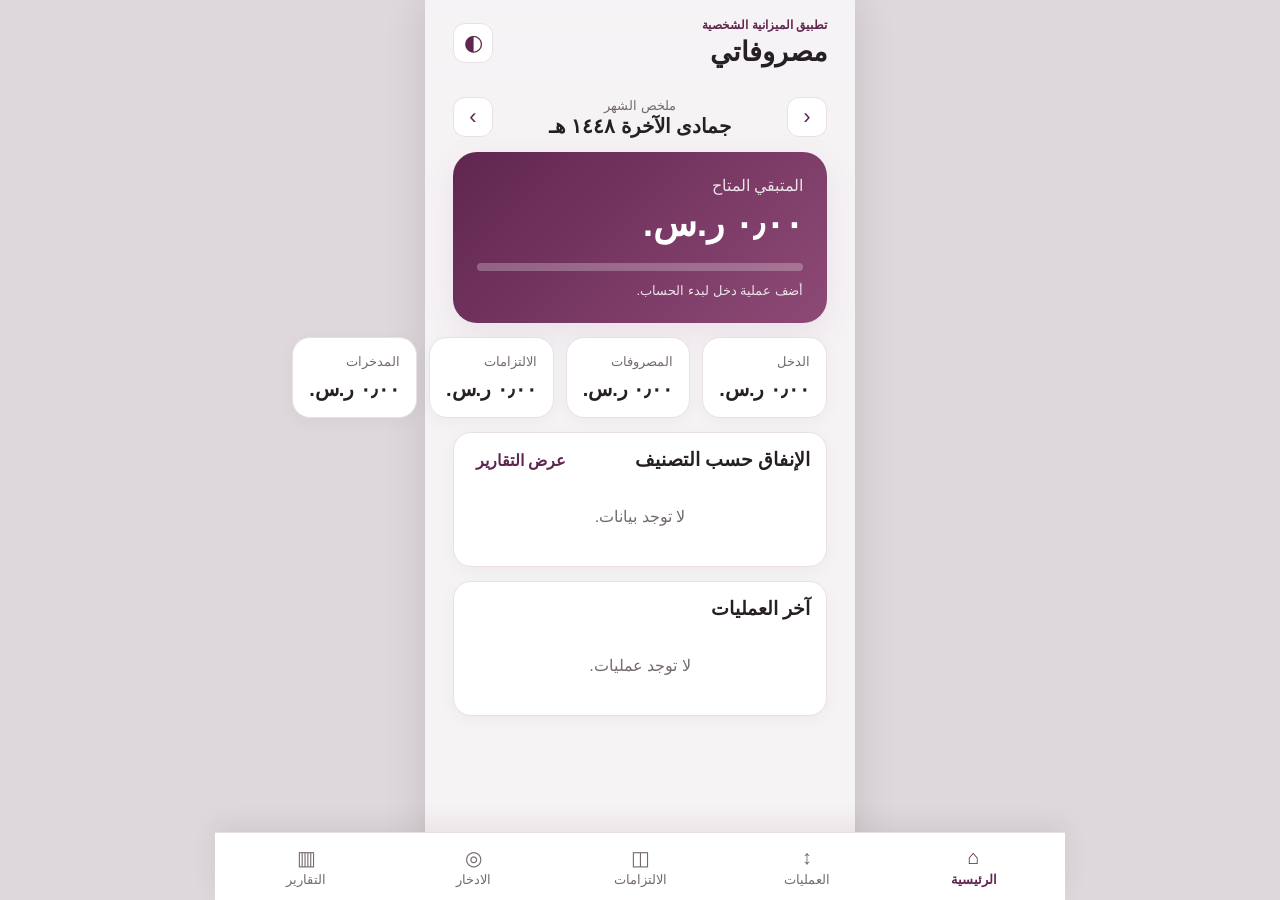
<file: index.html>
<!doctype html>
<html lang="ar" dir="rtl">
<head>
  <meta charset="utf-8" />
  <meta name="viewport" content="width=device-width, initial-scale=1, viewport-fit=cover" />
  <meta name="theme-color" content="#602650" />
  <meta name="description" content="تطبيق ميزانية شخصية مجاني يعمل دون اتصال" />
  <title>مصروفاتي</title>
  <link rel="manifest" href="manifest.json" />
  <link rel="stylesheet" href="styles.css" />
</head>
<body>
  <div class="app-shell">
    <header class="topbar">
      <div>
        <p class="eyebrow">تطبيق الميزانية الشخصية</p>
        <h1>مصروفاتي</h1>
      </div>
      <div class="topbar-actions">
        <button id="installBtn" class="ghost-btn hidden" type="button">تثبيت التطبيق</button>
        <button id="themeBtn" class="icon-btn" type="button" aria-label="تغيير المظهر">◐</button>
      </div>
    </header>

    <main>
      <section id="dashboard" class="page active">
        <div class="month-row">
          <button id="prevMonth" class="icon-btn" type="button">‹</button>
          <div>
            <span class="muted">ملخص الشهر</span>
            <h2 id="monthTitle"></h2>
          </div>
          <button id="nextMonth" class="icon-btn" type="button">›</button>
        </div>

        <div class="hero-card">
          <span>المتبقي المتاح</span>
          <strong id="remainingValue">0 ر.س</strong>
          <div class="progress-track"><div id="budgetProgress" class="progress-bar"></div></div>
          <small id="budgetMessage">أضف دخلك ومصروفاتك لعرض الملخص.</small>
        </div>

        <div class="stats-grid">
          <article class="stat-card"><span>الدخل</span><strong id="incomeValue">0 ر.س</strong></article>
          <article class="stat-card"><span>المصروفات</span><strong id="expensesValue">0 ر.س</strong></article>
          <article class="stat-card"><span>الالتزامات</span><strong id="obligationsValue">0 ر.س</strong></article>
          <article class="stat-card"><span>المدخرات</span><strong id="savingsValue">0 ر.س</strong></article>
        </div>

        <section class="panel">
          <div class="panel-head">
            <h3>الإنفاق حسب التصنيف</h3>
            <button class="text-btn" data-page-link="reports" type="button">عرض التقارير</button>
          </div>
          <div id="categoryBreakdown" class="category-list empty-state">لا توجد مصروفات لهذا الشهر.</div>
        </section>

        <section class="panel">
          <div class="panel-head"><h3>آخر العمليات</h3></div>
          <div id="recentTransactions" class="transaction-list empty-state">لا توجد عمليات بعد.</div>
        </section>
      </section>

      <section id="transactions" class="page">
        <div class="section-title">
          <div><p class="eyebrow">الحركات المالية</p><h2>الدخل والمصروفات</h2></div>
          <button id="addTransactionBtn" class="primary-btn" type="button">+ إضافة عملية</button>
        </div>
        <div class="filter-row">
          <select id="transactionTypeFilter"><option value="all">كل العمليات</option><option value="income">الدخل</option><option value="expense">المصروفات</option></select>
          <input id="transactionSearch" type="search" placeholder="بحث بالتصنيف أو الملاحظة" />
        </div>
        <div id="transactionsList" class="transaction-list empty-state">لا توجد عمليات.</div>
      </section>

      <section id="obligations" class="page">
        <div class="section-title">
          <div><p class="eyebrow">المدفوعات الدورية</p><h2>الالتزامات الشهرية</h2></div>
          <button id="addObligationBtn" class="primary-btn" type="button">+ إضافة التزام</button>
        </div>
        <div id="obligationsList" class="cards-list empty-state">لا توجد التزامات.</div>
      </section>

      <section id="savings" class="page">
        <div class="section-title">
          <div><p class="eyebrow">خططك المستقبلية</p><h2>أهداف الادخار</h2></div>
          <button id="addSavingBtn" class="primary-btn" type="button">+ إضافة هدف</button>
        </div>
        <div id="savingsList" class="cards-list empty-state">لا توجد أهداف ادخار.</div>
      </section>

      <section id="reports" class="page">
        <div class="section-title"><div><p class="eyebrow">تحليل مبسط</p><h2>التقارير والنسخ الاحتياطي</h2></div></div>
        <div class="report-grid">
          <article class="panel"><h3>نسبة الادخار</h3><strong id="savingRate" class="report-number">0%</strong><p class="muted">من إجمالي الدخل للشهر المحدد.</p></article>
          <article class="panel"><h3>نسبة الإنفاق</h3><strong id="spendingRate" class="report-number">0%</strong><p class="muted">المصروفات والالتزامات من الدخل.</p></article>
          <article class="panel full"><h3>أعلى التصنيفات</h3><div id="topCategories" class="category-list empty-state">لا توجد بيانات.</div></article>
        </div>
        <section class="panel">
          <h3>إدارة البيانات</h3>
          <div class="action-grid">
            <button id="exportCsvBtn" class="secondary-btn" type="button">تصدير CSV</button>
            <button id="backupBtn" class="secondary-btn" type="button">نسخة احتياطية JSON</button>
            <label class="secondary-btn file-label">استعادة نسخة<input id="restoreInput" type="file" accept="application/json" hidden /></label>
            <button id="clearDataBtn" class="danger-btn" type="button">مسح كل البيانات</button>
          </div>
        </section>
      </section>
    </main>

    <nav class="bottom-nav" aria-label="التنقل الرئيسي">
      <button class="nav-item active" data-page="dashboard"><span>⌂</span><small>الرئيسية</small></button>
      <button class="nav-item" data-page="transactions"><span>↕</span><small>العمليات</small></button>
      <button class="nav-item" data-page="obligations"><span>◫</span><small>الالتزامات</small></button>
      <button class="nav-item" data-page="savings"><span>◎</span><small>الادخار</small></button>
      <button class="nav-item" data-page="reports"><span>▥</span><small>التقارير</small></button>
    </nav>
  </div>

  <dialog id="transactionDialog" class="modal">
    <form id="transactionForm" method="dialog">
      <div class="modal-head"><h3 id="transactionDialogTitle">إضافة عملية</h3><button class="icon-btn close-dialog" type="button">×</button></div>
      <input type="hidden" name="id" />
      <label>نوع العملية<select name="type" required><option value="expense">مصروف</option><option value="income">دخل</option></select></label>
      <label>المبلغ<input name="amount" type="number" min="0.01" step="0.01" inputmode="decimal" required /></label>
      <label>التصنيف<select name="category" required></select></label>
      <label>التاريخ<input name="date" type="date" required /></label>
      <label>طريقة الدفع<select name="paymentMethod"><option>بطاقة</option><option>نقد</option><option>تحويل</option><option>أخرى</option></select></label>
      <label>ملاحظة<input name="note" maxlength="120" placeholder="اختياري" /></label>
      <div class="modal-actions"><button class="ghost-btn close-dialog" type="button">إلغاء</button><button class="primary-btn" value="save">حفظ</button></div>
    </form>
  </dialog>

  <dialog id="obligationDialog" class="modal">
    <form id="obligationForm" method="dialog">
      <div class="modal-head"><h3>إضافة التزام</h3><button class="icon-btn close-dialog" type="button">×</button></div>
      <input type="hidden" name="id" />
      <label>اسم الالتزام<input name="name" required placeholder="مثال: إيجار المنزل" /></label>
      <label>المبلغ الشهري<input name="amount" type="number" min="0.01" step="0.01" required /></label>
      <label>يوم الاستحقاق<input name="dueDay" type="number" min="1" max="31" required /></label>
      <label class="check-row"><input name="isPaid" type="checkbox" /> تم السداد هذا الشهر</label>
      <div class="modal-actions"><button class="ghost-btn close-dialog" type="button">إلغاء</button><button class="primary-btn" value="save">حفظ</button></div>
    </form>
  </dialog>

  <dialog id="savingDialog" class="modal">
    <form id="savingForm" method="dialog">
      <div class="modal-head"><h3>إضافة هدف ادخار</h3><button class="icon-btn close-dialog" type="button">×</button></div>
      <input type="hidden" name="id" />
      <label>اسم الهدف<input name="name" required placeholder="مثال: سفر" /></label>
      <label>المبلغ المستهدف<input name="target" type="number" min="1" step="0.01" required /></label>
      <label>المبلغ المدخر حاليًا<input name="saved" type="number" min="0" step="0.01" required /></label>
      <label>المساهمة الشهرية<input name="monthly" type="number" min="0" step="0.01" required /></label>
      <div class="modal-actions"><button class="ghost-btn close-dialog" type="button">إلغاء</button><button class="primary-btn" value="save">حفظ</button></div>
    </form>
  </dialog>

  <div id="toast" class="toast" role="status"></div>
  <script src="app.js"></script>
</body>
</html>
</file>
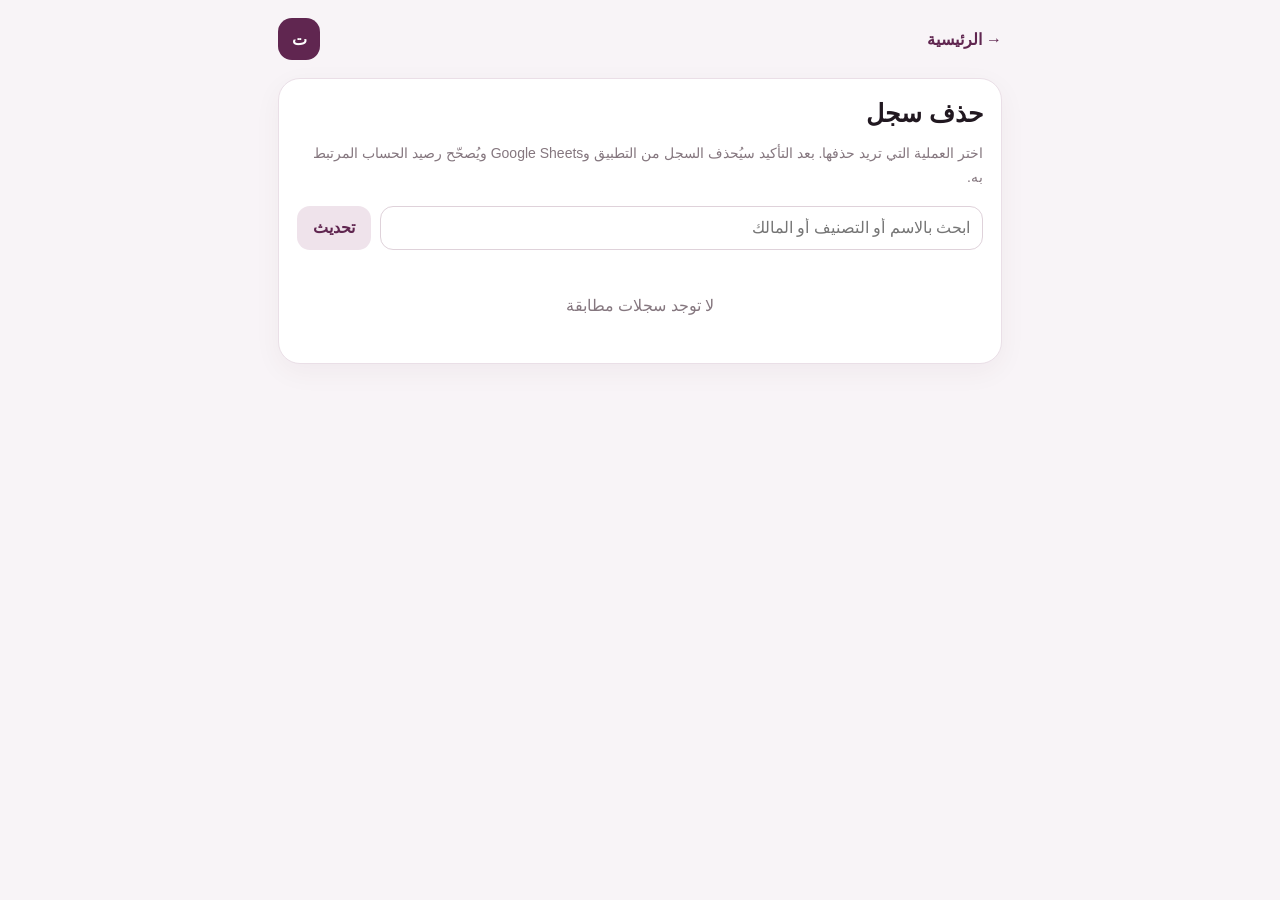
<file: tad/manage-records.html>
<!doctype html>
<html lang="ar" dir="rtl">
<head>
  <meta charset="UTF-8">
  <meta name="viewport" content="width=device-width,initial-scale=1,viewport-fit=cover">
  <meta name="theme-color" content="#602650">
  <title>حذف سجل — TAD Expenses</title>
  <style>
    :root{font-family:-apple-system,BlinkMacSystemFont,"Segoe UI",Tahoma,sans-serif;color:#211820;background:#f8f4f7}*{box-sizing:border-box}body{margin:0;padding:env(safe-area-inset-top) 0 env(safe-area-inset-bottom);min-height:100vh}main{width:min(760px,100%);margin:auto;padding:18px}.top{display:flex;justify-content:space-between;align-items:center;margin-bottom:18px}.back{color:#602650;text-decoration:none;font-weight:800}.logo{width:42px;height:42px;border-radius:14px;background:#602650;color:#fff;display:grid;place-items:center;font-weight:900}.card{background:#fff;border:1px solid #eadfe7;border-radius:22px;padding:18px;box-shadow:0 8px 28px #4d17340c}h1{font-size:25px;margin:2px 0 8px}.muted{color:#85777f;font-size:14px;line-height:1.7}.filters{display:grid;grid-template-columns:1fr auto;gap:9px;margin:16px 0}input,select,button{font:inherit}input,select{width:100%;border:1px solid #dfd2da;border-radius:13px;padding:12px;background:#fff}.refresh{border:0;border-radius:13px;padding:0 16px;background:#efe3eb;color:#602650;font-weight:800}.records{display:grid;gap:10px}.record{border:1px solid #eadfe7;border-radius:16px;padding:13px;display:grid;grid-template-columns:1fr auto;gap:12px;align-items:center}.record h2{font-size:16px;margin:0 0 5px}.meta{color:#85777f;font-size:12px;line-height:1.7}.amount{font-weight:900;margin-top:5px}.record-actions{display:grid;gap:7px}.edit,.delete{border:0;border-radius:11px;padding:9px 11px;font-weight:800}.edit{background:#efe3eb;color:#602650}.delete{background:#fff0f0;color:#a02e2e}.empty{text-align:center;padding:30px;color:#85777f}.status{display:none;padding:11px;margin-bottom:12px;border-radius:12px;font-size:14px}.status.show{display:block}.status.ok{background:#e8f6ef;color:#196443}.status.bad{background:#fff0f0;color:#8b2828}dialog{width:min(520px,calc(100% - 28px));border:0;border-radius:22px;padding:0;box-shadow:0 20px 70px #27101f55}dialog::backdrop{background:#21182088}.editor{padding:20px}.editor h2{margin:0 0 16px}.editor-grid{display:grid;grid-template-columns:1fr 1fr;gap:10px}.editor label{display:grid;gap:6px;color:#6d5e67;font-size:13px}.wide{grid-column:1/-1}.dialog-actions{display:flex;gap:9px;margin-top:18px}.save,.cancel{border:0;border-radius:13px;padding:12px;font-weight:800}.save{background:#602650;color:#fff;flex:1}.cancel{background:#eee5eb;color:#602650}@media(max-width:520px){.editor-grid{grid-template-columns:1fr}.wide{grid-column:auto}}
  </style>
</head>
<body><main>
  <div class="top"><a class="back" href="./">→ الرئيسية</a><div class="logo">ت</div></div>
  <section class="card">
    <h1>حذف سجل</h1>
    <p class="muted">اختر العملية التي تريد حذفها. بعد التأكيد سيُحذف السجل من التطبيق وGoogle Sheets ويُصحّح رصيد الحساب المرتبط به.</p>
    <div id="status" class="status"></div>
    <div class="filters"><input id="search" type="search" placeholder="ابحث بالاسم أو التصنيف أو المالك"><button id="refresh" class="refresh">تحديث</button></div>
    <div id="records" class="records"></div>
  </section>
  <dialog id="editor"><form class="editor" method="dialog">
    <h2>تعديل الفاتورة أو السجل</h2>
    <div class="editor-grid">
      <label class="wide">الاسم<input id="edit-title" required></label>
      <label>المبلغ (ر.س)<input id="edit-amount" type="number" min="0.01" step="0.01" required></label>
      <label>التاريخ الميلادي<input id="edit-date" type="text" inputmode="numeric" maxlength="10" placeholder="2026-07-23" required></label>
      <label>التصنيف<input id="edit-category"></label>
      <label>المالك<select id="edit-owner"><option>عبدالله</option><option>ثناء</option><option>مشترك</option></select></label>
    </div>
    <div class="dialog-actions"><button id="save-edit" class="save" type="button">حفظ التعديل</button><button class="cancel" value="cancel">إلغاء</button></div>
  </form></dialog>
</main>
<script>
const DATA_KEY='dowi-expenses-data-v1',TOKEN_KEY='tad-sync-token';
const CLOUD_URL='https://script.google.com/macros/s/AKfycbzn3oYWOtoZC5Odx8_WppFw-QEGpGuxVNn-M_uwY2x2I0awcu5iJpquZnGo1R91mH98Ag/exec';
const $=id=>document.getElementById(id);
let data={transactions:[],accounts:[]},editingId='';
function localData(){try{return JSON.parse(localStorage.getItem(DATA_KEY)||'{}')}catch{return {}}}
function show(message,type='ok'){$('status').textContent=message;$('status').className=`status show ${type}`}
function amount(v){return new Intl.NumberFormat('ar-SA',{style:'currency',currency:'SAR',minimumFractionDigits:2,maximumFractionDigits:2}).format(Number(v)||0)}
function date(v){try{return new Intl.DateTimeFormat('en-GB-u-ca-gregory',{year:'numeric',month:'2-digit',day:'2-digit',hour:'2-digit',minute:'2-digit',hour12:false}).format(new Date(v)).replace(',','')}catch{return v||''}}
function isoDate(v){const d=new Date(v);return Number.isNaN(d.getTime())?'':`${d.getFullYear()}-${String(d.getMonth()+1).padStart(2,'0')}-${String(d.getDate()).padStart(2,'0')}`}
function render(){
  const q=$('search').value.trim().toLowerCase();
  const rows=[...(data.transactions||[])].filter(t=>[t.title,t.category,t.owner,t.account,t.note].join(' ').toLowerCase().includes(q)).sort((a,b)=>new Date(b.date)-new Date(a.date));
  $('records').innerHTML=rows.length?'':'<div class="empty">لا توجد سجلات مطابقة</div>';
  rows.forEach(t=>{const el=document.createElement('article');el.className='record';el.innerHTML=`<div><h2></h2><div class="meta"></div><div class="amount"></div></div><div class="record-actions"><button class="edit" type="button">تعديل</button><button class="delete" type="button">حذف</button></div>`;el.querySelector('h2').textContent=t.title||t.category||'عملية';el.querySelector('.meta').textContent=`${t.owner||'مشترك'} • ${t.category||''} • ${t.account||''} • ${date(t.date)}`;el.querySelector('.amount').textContent=`${t.type==='income'?'+':'−'} ${amount(t.amount)}`;el.querySelector('.edit').onclick=()=>openEditor(t.id);el.querySelector('.delete').onclick=()=>removeRecord(t.id);$('records').appendChild(el)});
}
async function cloudSave(next){const token=localStorage.getItem(TOKEN_KEY)||'';if(!token)throw Error('رمز مزامنة Google Sheets غير موجود. ارجع للرئيسية واضغط تحديث وأدخل الرمز.');const r=await fetch(CLOUD_URL,{method:'POST',headers:{'Content-Type':'text/plain'},body:JSON.stringify({token,data:next})});const j=await r.json();if(!r.ok||j?.error||j?.ok===false)throw Error(j?.error||'تعذر تحديث Google Sheets')}
async function loadCloud(){
  data=localData();data.transactions=data.transactions||[];data.accounts=data.accounts||[];
  const token=localStorage.getItem(TOKEN_KEY)||'';
  if(token&&navigator.onLine){try{const r=await fetch(`${CLOUD_URL}?token=${encodeURIComponent(token)}`,{cache:'no-store'}),j=await r.json();if(r.ok&&Array.isArray(j?.transactions)){data=j;localStorage.setItem(DATA_KEY,JSON.stringify(data))}}catch{}}
  render();
}
async function removeRecord(id){
  const t=(data.transactions||[]).find(x=>x.id===id);if(!t)return;
  if(!confirm(`حذف "${t.title||'هذا السجل'}" بمبلغ ${amount(t.amount)}؟`))return;
  const previous=structuredClone(data);
  data.transactions=data.transactions.filter(x=>x.id!==id);
  const delta=t.type==='income'?-Number(t.amount||0):t.type==='expense'?Number(t.amount||0):0;
  data.accounts=(data.accounts||[]).map(a=>a.name===t.account?{...a,balance:Number(a.balance||0)+delta}:a);
  localStorage.setItem(DATA_KEY,JSON.stringify(data));render();show('جاري حذف السجل من Google Sheets…');
  try{await cloudSave(data);show('تم حذف السجل من التطبيق وGoogle Sheets ✓')}catch(err){data=previous;localStorage.setItem(DATA_KEY,JSON.stringify(data));render();show(`لم يتم الحذف: ${err.message}`,'bad')}
}
function openEditor(id){const t=(data.transactions||[]).find(x=>x.id===id);if(!t)return;editingId=id;$('edit-title').value=t.title||'';$('edit-amount').value=Number(t.amount||0);$('edit-date').value=isoDate(t.date);$('edit-category').value=t.category||'';$('edit-owner').value=t.owner||'مشترك';$('editor').showModal()}
async function saveEdit(){
  const t=(data.transactions||[]).find(x=>x.id===editingId);if(!t)return;
  const title=$('edit-title').value.trim(),nextAmount=Number($('edit-amount').value),dateValue=$('edit-date').value.trim();
  if(!title||!Number.isFinite(nextAmount)||nextAmount<=0)return show('أدخل اسمًا ومبلغًا صحيحًا.','bad');
  if(!/^\d{4}-\d{2}-\d{2}$/.test(dateValue)||Number.isNaN(new Date(`${dateValue}T00:00:00`).getTime()))return show('التاريخ يجب أن يكون ميلاديًا بصيغة YYYY-MM-DD.','bad');
  const previous=structuredClone(data),oldAmount=Number(t.amount||0),oldDate=new Date(t.date),time=`${String(oldDate.getHours()).padStart(2,'0')}:${String(oldDate.getMinutes()).padStart(2,'0')}`;
  const updated={...t,title,amount:nextAmount,date:new Date(`${dateValue}T${time}`).toISOString(),category:$('edit-category').value.trim()||t.category,owner:$('edit-owner').value};
  data.transactions=data.transactions.map(x=>x.id===editingId?updated:x);
  const balanceDelta=t.type==='income'?nextAmount-oldAmount:t.type==='expense'?oldAmount-nextAmount:0;
  data.accounts=(data.accounts||[]).map(a=>a.name===t.account?{...a,balance:Number(a.balance||0)+balanceDelta}:a);
  localStorage.setItem(DATA_KEY,JSON.stringify(data));$('editor').close();render();show('جاري حفظ التعديل في Google Sheets…');
  try{await cloudSave(data);show('تم تعديل السجل وتحديث Google Sheets والرصيد ✓')}catch(err){data=previous;localStorage.setItem(DATA_KEY,JSON.stringify(data));render();show(`لم يتم التعديل: ${err.message}`,'bad')}
}
$('save-edit').onclick=saveEdit;$('search').oninput=render;$('refresh').onclick=loadCloud;loadCloud();
</script></body></html>
</file>
<file: styles.css>
:root{--primary:#602650;--primary-2:#8f4b78;--bg:#f6f3f5;--surface:#fff;--text:#261f24;--muted:#746a71;--line:#e8e0e5;--success:#237a4b;--danger:#b33a3a;--shadow:0 10px 35px rgba(96,38,80,.09)}
*{box-sizing:border-box}html{font-family:-apple-system,BlinkMacSystemFont,"Segoe UI",Tahoma,Arial,sans-serif;background:var(--bg);color:var(--text)}body{margin:0;min-height:100vh}.app-shell{max-width:850px;margin:auto;min-height:100vh;padding-bottom:92px}.topbar{position:sticky;top:0;z-index:20;display:flex;justify-content:space-between;align-items:center;padding:18px 18px 12px;background:color-mix(in srgb,var(--bg) 90%,transparent);backdrop-filter:blur(15px)}h1,h2,h3,p{margin:0}.topbar h1{font-size:27px}.eyebrow{font-size:12px;color:var(--primary);font-weight:700;margin-bottom:4px}.topbar-actions,.month-row,.section-title,.panel-head,.filter-row,.modal-head,.modal-actions,.action-grid{display:flex;align-items:center;gap:10px}.month-row,.section-title,.panel-head{justify-content:space-between}.page{display:none;padding:8px 18px 24px}.page.active{display:block}.month-row{margin:8px 0 14px}.month-row div{text-align:center}.month-row h2{font-size:20px}.muted{color:var(--muted);font-size:13px}.hero-card{background:linear-gradient(135deg,var(--primary),#8e4a76);color:#fff;padding:24px;border-radius:24px;box-shadow:var(--shadow)}.hero-card span,.hero-card small{opacity:.85}.hero-card strong{display:block;font-size:36px;margin:8px 0 18px}.progress-track{height:8px;background:rgba(255,255,255,.25);border-radius:99px;overflow:hidden;margin-bottom:10px}.progress-bar{height:100%;width:0;background:#fff;border-radius:99px;transition:.25s}.stats-grid{display:grid;grid-template-columns:repeat(2,1fr);gap:12px;margin:14px 0}.stat-card,.panel,.card-item{background:var(--surface);border:1px solid var(--line);border-radius:18px;padding:16px;box-shadow:0 4px 18px rgba(45,25,38,.04)}.stat-card span{display:block;color:var(--muted);font-size:13px;margin-bottom:8px}.stat-card strong{font-size:20px}.panel{margin-top:14px}.panel-head{margin-bottom:12px}.text-btn,.icon-btn,.ghost-btn,.primary-btn,.secondary-btn,.danger-btn,.nav-item{border:0;font:inherit;cursor:pointer}.text-btn{background:none;color:var(--primary);font-weight:700}.icon-btn{width:40px;height:40px;border-radius:12px;background:var(--surface);color:var(--primary);font-size:22px;border:1px solid var(--line)}.primary-btn,.secondary-btn,.danger-btn,.ghost-btn{border-radius:12px;padding:11px 14px;font-weight:700}.primary-btn{background:var(--primary);color:#fff}.secondary-btn{background:#eee6eb;color:var(--primary)}.ghost-btn{background:transparent;color:var(--primary);border:1px solid var(--line)}.danger-btn{background:#fbe7e7;color:var(--danger)}.hidden{display:none!important}.category-list,.transaction-list,.cards-list{display:grid;gap:10px}.category-row{display:grid;grid-template-columns:1fr auto;gap:8px;align-items:center}.category-row .bar{grid-column:1/-1;height:7px;background:var(--line);border-radius:99px;overflow:hidden}.category-row .bar i{display:block;height:100%;background:var(--primary);border-radius:99px}.transaction-item{display:grid;grid-template-columns:auto 1fr auto;gap:12px;align-items:center;padding:12px 0;border-bottom:1px solid var(--line)}.transaction-item:last-child{border-bottom:0}.transaction-icon{width:42px;height:42px;display:grid;place-items:center;border-radius:13px;background:#f2e9ef;color:var(--primary);font-weight:800}.transaction-icon.income{background:#e7f5ed;color:var(--success)}.transaction-main strong,.transaction-main small{display:block}.transaction-main small{color:var(--muted);margin-top:4px}.amount{font-weight:800}.amount.expense{color:var(--danger)}.amount.income{color:var(--success)}.item-actions{display:flex;gap:6px;margin-top:10px}.mini-btn{border:0;border-radius:9px;padding:7px 10px;cursor:pointer}.card-item h3{margin-bottom:6px}.card-meta{display:flex;justify-content:space-between;color:var(--muted);font-size:13px;margin-top:8px}.goal-progress{height:9px;background:var(--line);border-radius:99px;overflow:hidden;margin:12px 0}.goal-progress i{display:block;height:100%;background:var(--primary)}.empty-state{color:var(--muted);text-align:center;padding:24px}.filter-row{margin:14px 0}.filter-row>*{flex:1}.report-grid{display:grid;grid-template-columns:repeat(2,1fr);gap:12px}.report-grid .panel{margin:0}.report-grid .full{grid-column:1/-1}.report-number{font-size:34px;color:var(--primary);display:block;margin:10px 0}.action-grid{flex-wrap:wrap;margin-top:12px}.file-label{cursor:pointer}.bottom-nav{position:fixed;bottom:0;left:50%;transform:translateX(-50%);width:min(850px,100%);z-index:30;display:grid;grid-template-columns:repeat(5,1fr);background:var(--surface);border-top:1px solid var(--line);padding:8px 8px calc(8px + env(safe-area-inset-bottom));box-shadow:0 -8px 25px rgba(45,25,38,.08)}.nav-item{background:transparent;color:var(--muted);display:grid;place-items:center;gap:2px;padding:5px}.nav-item span{font-size:20px}.nav-item.active{color:var(--primary);font-weight:800}.modal{border:0;border-radius:22px;padding:0;width:min(92vw,480px);background:var(--surface);color:var(--text);box-shadow:0 20px 80px rgba(0,0,0,.25)}.modal::backdrop{background:rgba(35,20,30,.48);backdrop-filter:blur(4px)}.modal form{padding:20px;display:grid;gap:13px}.modal-head{justify-content:space-between}.modal label{display:grid;gap:7px;font-weight:700;font-size:14px}.modal-actions{justify-content:flex-start;margin-top:5px}.modal-actions>*{flex:1}input,select{width:100%;border:1px solid var(--line);background:var(--surface);color:var(--text);border-radius:12px;padding:12px;font:inherit;outline:none}input:focus,select:focus{border-color:var(--primary);box-shadow:0 0 0 3px rgba(96,38,80,.1)}.check-row{grid-template-columns:auto 1fr!important;align-items:center}.check-row input{width:18px;height:18px}.toast{position:fixed;left:50%;bottom:100px;transform:translate(-50%,20px);background:#222;color:#fff;border-radius:12px;padding:11px 16px;opacity:0;pointer-events:none;transition:.2s;z-index:100}.toast.show{opacity:1;transform:translate(-50%,0)}.dark{--bg:#171317;--surface:#231c22;--text:#f7f2f5;--muted:#b5a9b1;--line:#392f37;--shadow:0 10px 35px rgba(0,0,0,.2)}
@media(min-width:700px){.stats-grid{grid-template-columns:repeat(4,1fr)}.page{padding-left:28px;padding-right:28px}.topbar{padding-left:28px;padding-right:28px}}

/* Mobile-first phone layout */
body{overflow-x:hidden}
.app-shell{width:100%;max-width:430px;background:var(--bg);position:relative}
@media(max-width:480px){
  .app-shell{max-width:none}
  .topbar{padding:calc(14px + env(safe-area-inset-top)) 16px 10px}
  .topbar h1{font-size:24px}
  .eyebrow{font-size:11px}
  .page{padding:6px 14px 112px}
  .month-row{margin:4px 0 12px}
  .month-row h2{font-size:18px}
  .hero-card{padding:20px;border-radius:22px}
  .hero-card strong{font-size:32px;margin:7px 0 15px}
  .stats-grid{gap:10px;margin:12px 0}
  .stat-card,.panel,.card-item{border-radius:16px;padding:14px}
  .stat-card strong{font-size:18px}
  .report-grid{grid-template-columns:1fr}
  .report-grid .full{grid-column:auto}
  .filter-row{flex-direction:column;align-items:stretch}
  .filter-row>*{width:100%}
  .bottom-nav{width:calc(100% - 20px);bottom:10px;border:1px solid var(--line);border-radius:24px;padding:7px 6px calc(7px + env(safe-area-inset-bottom));box-shadow:0 10px 35px rgba(45,25,38,.18)}
  .nav-item{min-width:0;padding:6px 2px;font-size:11px}
  .nav-item span{font-size:19px}
  .modal{width:calc(100vw - 24px);max-height:88dvh;overflow:auto;border-radius:20px}
  .modal form{padding:16px}
  .toast{bottom:108px;width:max-content;max-width:calc(100vw - 30px);text-align:center}
}
@media(min-width:481px){body{background:#ded8dc}.app-shell{box-shadow:0 0 40px rgba(0,0,0,.12)}}
</file>
